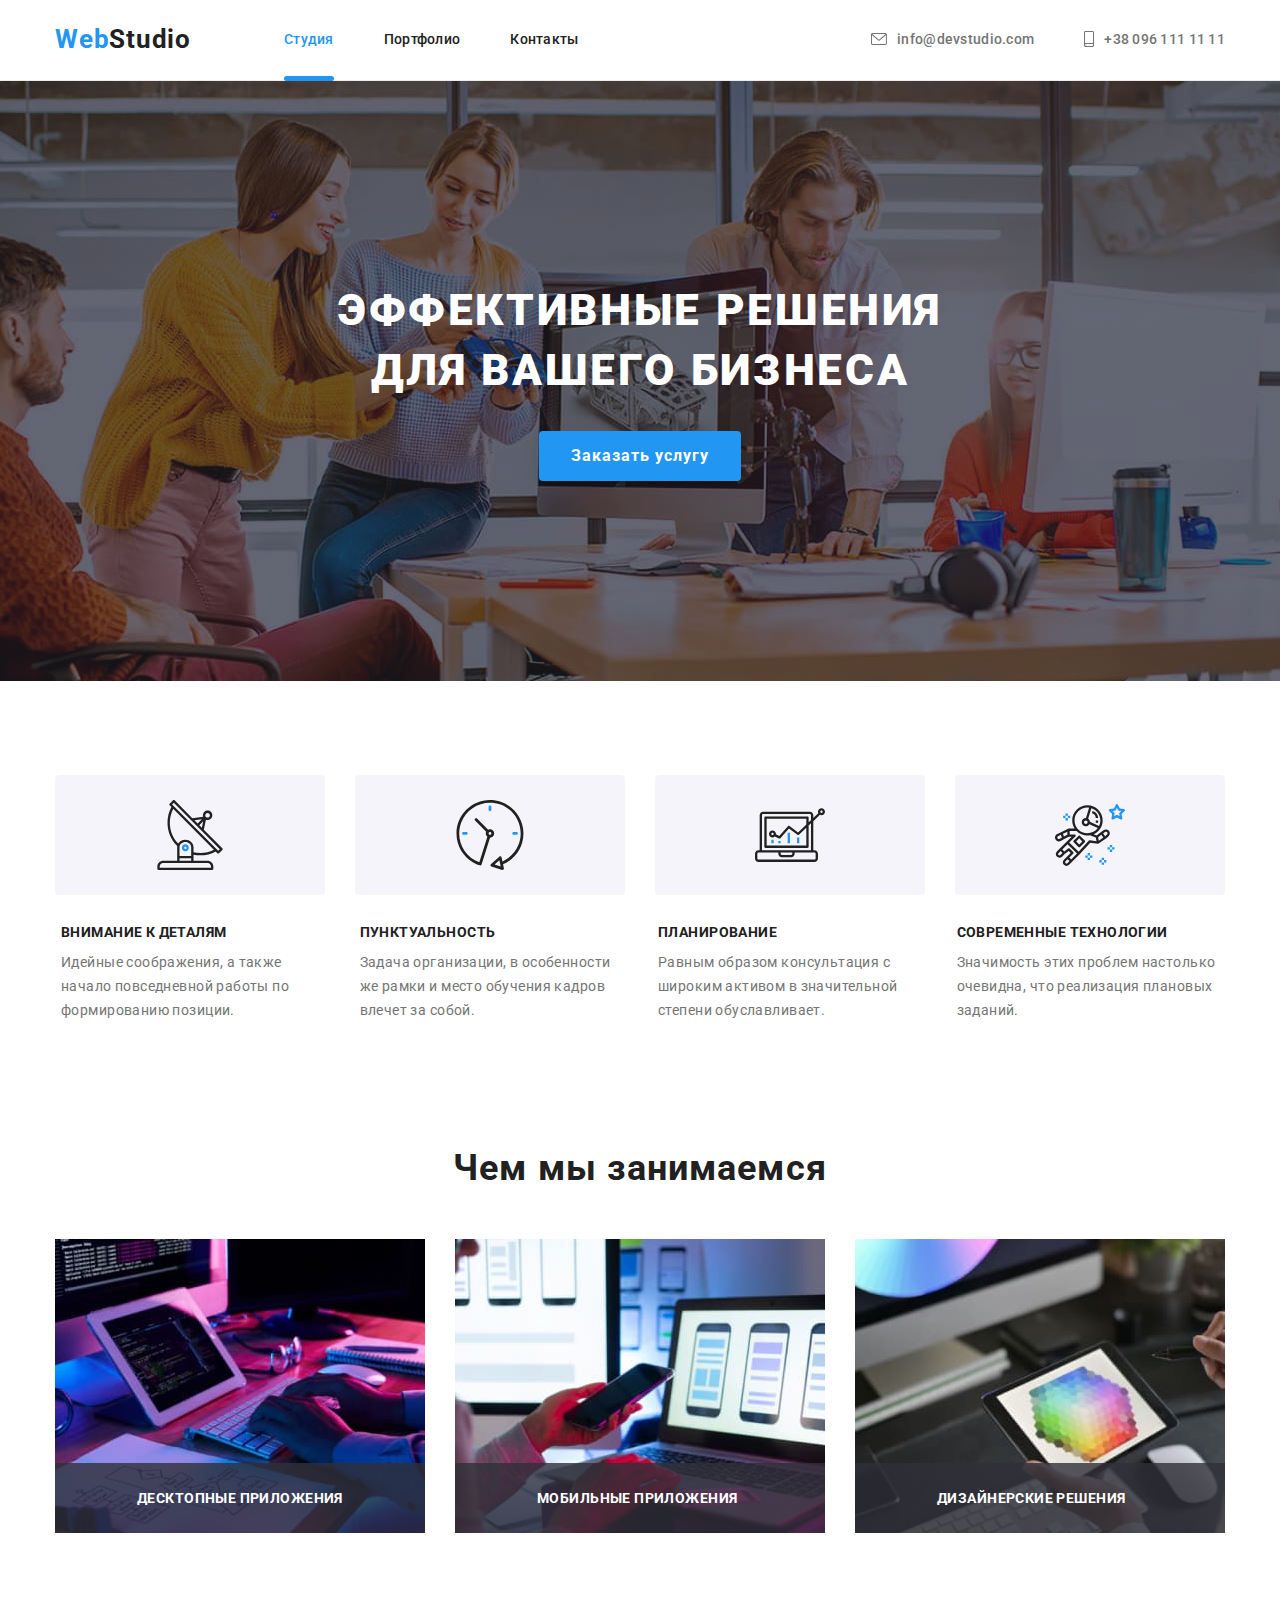
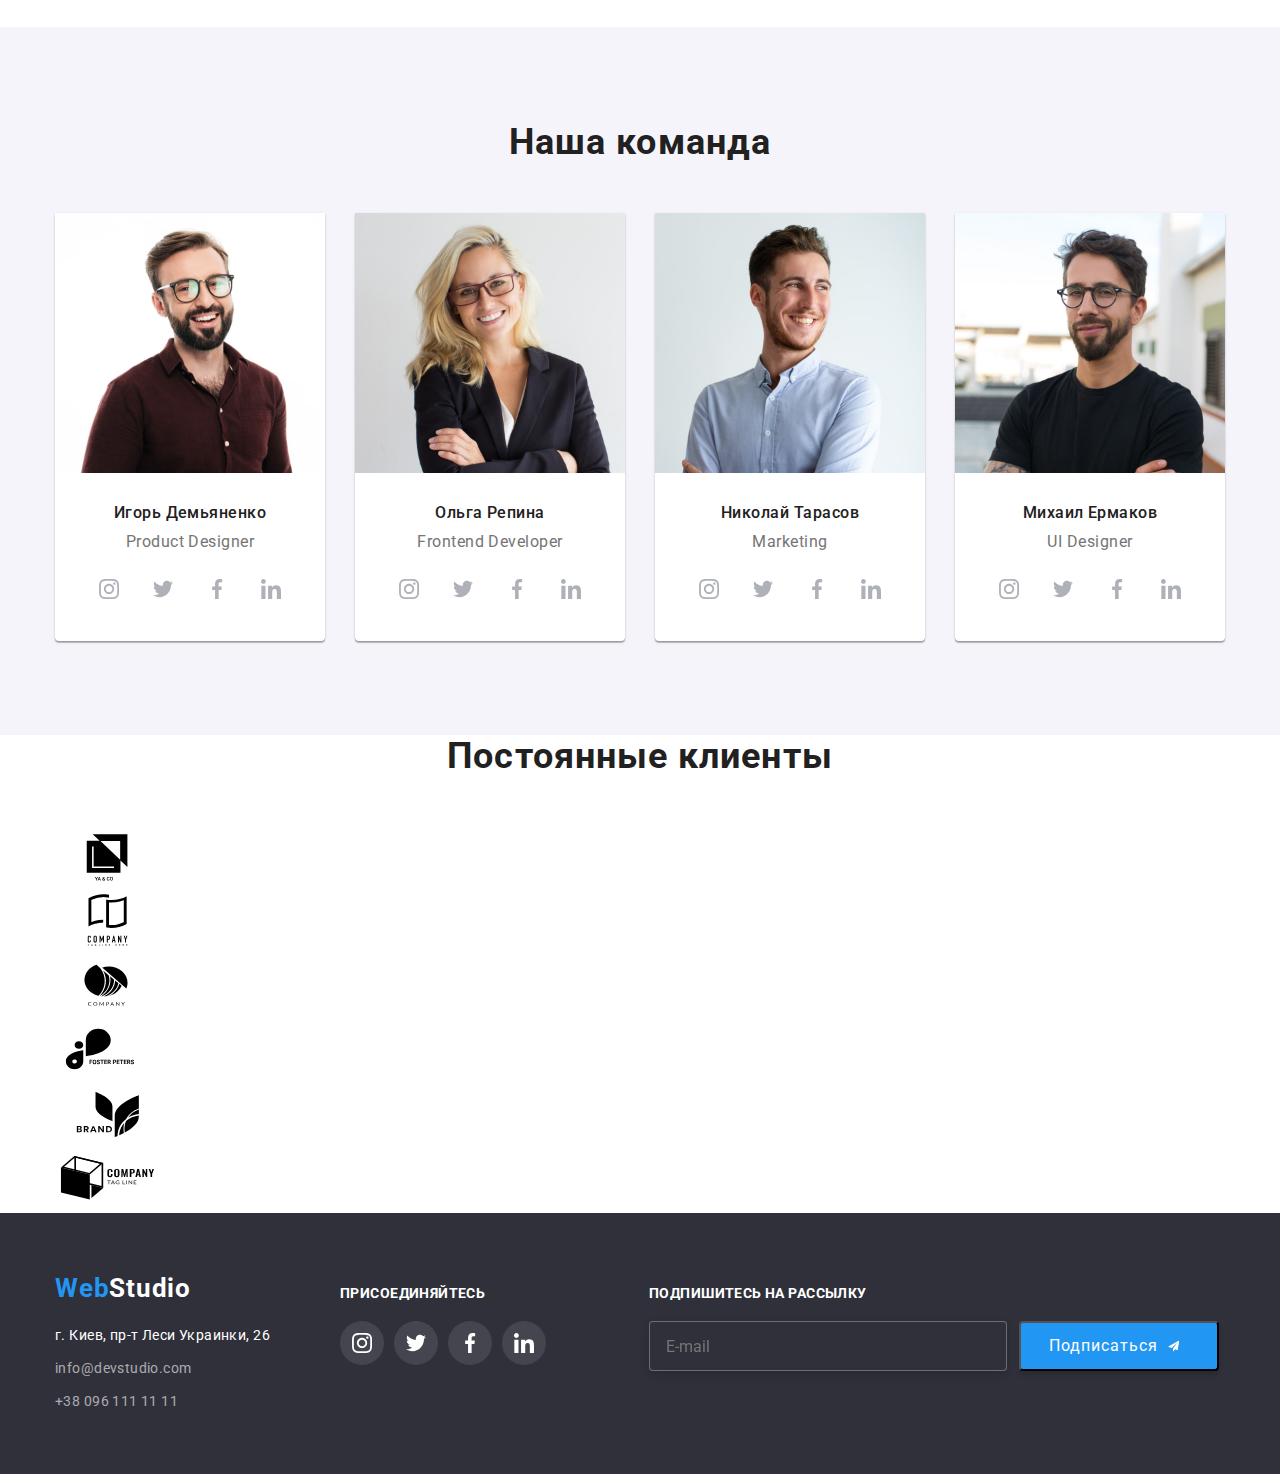
<file: index.html>
<!DOCTYPE html>
<html lang="ru">
<head>
    <meta charset="UTF-8">
    <meta http-equiv="X-UA-Compatible" content="IE=edge">
    <meta name="viewport" content="width=device-width, initial-scale=1.0">
    <title>Эффективные решения для вашего бизнеса</title>
    <link rel="preconnect" href="https://fonts.googleapis.com">
    <link rel="preconnect" href="https://fonts.gstatic.com" crossorigin>
    <link href="https://fonts.googleapis.com/css2?family=Raleway:wght@700&family=Roboto:wght@400;500;700;900&display=swap" rel="stylesheet">
    <link 
        rel="stylesheet" 
        href="https://cdnjs.cloudflare.com/ajax/libs/modern-normalize/1.1.0/modern-normalize.min.css" 
        integrity="sha512-wpPYUAdjBVSE4KJnH1VR1HeZfpl1ub8YT/NKx4PuQ5NmX2tKuGu6U/JRp5y+Y8XG2tV+wKQpNHVUX03MfMFn9Q==" 
        crossorigin="anonymous" 
        referrerpolicy="no-referrer" 
    />
    <link rel="stylesheet" href="https://cdnjs.cloudflare.com/ajax/libs/modern-normalize/1.1.0/modern-normalize.min.css">
    <link rel="stylesheet" href="./css/main.min.css" />
</head>
<body>
    <header class="header">
        <div class="container header-container">
        <a class="header-logo link" href="./index.html"><span class="header-logo-web">Web</span>Studio</a>
        <nav class="header-nav">
            <ul class="list header-list">
                <li class="header-item"><a class="link header-link current" href="./index.html"
                    rel="noopener noreferrer">Студия</a></li>
                <li class="header-item"><a class="link header-link" href="./portfolio.html"
                    rel="noopener noreferrer">Портфолио</a></li>
                <li class="header-item"><a class="link header-link" href="">Контакты</a></li>            
             </ul>
        </nav>
               
            <ul class="list header-tel-item">
                <li class="header-mail-img">
                                <a class="link header-tel" href="mailto:info@devstudio.com">
                   <svg class="header-mail" width="16" height="12">
                       <use href="./images/icons.svg#icon-envelope">
                        </use>
                   </svg>
                    info@devstudio.com
                                </a>
                
                </li>
                    
                <li class="header-mail-img">
                                <a class="link header-tel" href="tel:+380961111111">
                    <svg class="header-mail" width="10" height="16">
                        <use href="./images/icons.svg#icon-smartphone">
                        </use>
                    </svg>                       
                    +38 096 111 11 11
                                </a>
                </li>
            </ul>
        </div>      
    </header>
    <main>
        <section class="hero">
            <div class="container hero-container">
            <h1 class="hero-title">Эффективные решения для вашего бизнеса</h1>
            <button type="button" class="hero-btn" data-modal-open>Заказать услугу</button> 
            </div>
        </section>
        <section class="about">
            <div class="container about-container">
            <h2 class="visually-hidden">Преимущества</h2>
            <ul class="about-item-photo-img" style="list-style:none;">
                <li class="about-item-title-img">
                    <a href="" class="about-item-link">
                        <svg class="about-item-icon" width="70" height="70">
                            <use href="./images/icons.svg#icon-antenna">
                            </use>
                        </svg>
                    </a>
                </li>
                <li class="about-item-title-img">
                    <a href="" class="about-item-link">
                        <svg class="about-item-icon" width="70" height="70">
                            <use href="./images/icons.svg#icon-clock">
                            </use>
                        </svg>
                    </a>
                </li>
                <li class="about-item-title-img">
                    <a href="" class="about-item-link">
                        <svg class="about-item-icon" width="70" height="70">
                            <use href="./images/icons.svg#icon-diagram">
                            </use>
                        </svg>
                    </a>
                </li>
                <li class="about-item-title-img">
                    <a href="" class="about-item-link">
                        <svg class="about-item-icon" width="70" height="70">
                            <use href="./images/icons.svg#icon-astronaut">
                            </use>
                        </svg>
                    </a>
                </li>
            </ul>
            
            <ul class="list about-list">
                <li class="about-item">               
                    <h3 class="about-item-title">Внимание к деталям</h3>
                    <p class="about-item-text">Идейные соображения, а также начало повседневной работы по формированию позиции.</p>
                </li>
                 <li class="about-item">
                     <h3 class="about-item-title">Пунктуальность</h3>
                     <p class="about-item-text">Задача организации, в особенности же рамки и место обучения кадров влечет за собой.</p>
                 </li>
                 <li class="about-item">
                    <h3 class="about-item-title">Планирование</h3>
                    <p class="about-item-text">Равным образом консультация с широким активом в значительной степени обуславливает.</p>
                 </li>
                 <li class="about-item">
                     <h3 class="about-item-title">Современные технологии</h3>
                     <p class="about-item-text">Значимость этих проблем настолько очевидна, что реализация плановых заданий.</p>
                 </li>
            </ul>
            </div>
        </section>
        <section class="images">
            <div class="container">
            <h2 class="after-title">Чем мы занимаемся</h2>
            <ul class="list about-img">
                <li class="about-list-img">
                    <img 
                    src="./images/about-img-1.jpg" 
                    alt="печатает на планшете"
                    width="370"
                    height="294"
                    />
                    <p class="about-list-img-text">Десктопные приложения</p>
                    
                </li>
                <li class="about-list-img">
                    <img 
                    src="./images/about-img-2.jpg" 
                    alt="печатает на ноутбуке"
                    width="370"
                    height="294"
                    /> 
                    <p class="about-list-img-text">Мобильные приложения</p> 
                </li>
                <li class="about-list-img">
                    <img 
                    src="./images/about-img-3.jpg" 
                    alt="рисует на планшете"
                    width="370"
                    height="294"
                    />    
                    <p class="about-list-img-text">Дизайнерские решения</p>
                </li>
            </ul>
            </div>
        </section>
        <section class="team">
            <div class="container">
            <h2 class="after-title">Наша команда</h2>
            <ul class="about-team" style="list-style:none;">
                <li class="about-item-img">
                    <img src="./images/team-img-1.jpg" alt="Игорь Демьяненко"
                    width="270"
                    height="260">
                    <div class="about-item-content">
                    <h3 class="about-item-name">Игорь Демьяненко</h3>
                    <p class="about-item-profession" lang="en">Product Designer</p>
                    <ul class="about-team-social-list list">
                        <li class="about-team-social-item">
                            <a href="" class="about-team-social-link">
                                <svg class="about-team-social-icon" width="20" height="20">
                                    <use href="./images/icons.svg#icon-instagram"></use>
                                </svg>
                            </a>
                        </li>
                        <li class="about-team-social-item">
                            <a href="" class="about-team-social-link">
                                <svg class="about-team-social-icon" width="20" height="20">
                                    <use href="./images/icons.svg#icon-twitter"></use>
                                </svg>
                            </a>
                        </li>
                        <li class="about-team-social-item">
                            <a href="" class="about-team-social-link">
                                <svg class="about-team-social-icon" width="20" height="20">
                                    <use href="./images/icons.svg#icon-facebook"></use>
                                </svg>
                            </a>
                        </li>
                        <li class="about-team-social-item">
                            <a href="" class="about-team-social-link">
                                <svg class="about-team-social-icon" width="20" height="20">
                                    <use href="./images/icons.svg#icon-linkedin"></use>
                                </svg>
                            </a>
                        </li>
                    </ul>
                    </div>
                </li>
                <li class="about-item-img">
                    <img src="./images/team-img-2.jpg" alt="Ольга Репина"
                    width="270"
                    height="260">
                    <div class="about-item-content">
                    <h3 class="about-item-name">Ольга Репина</h3>
                    <p class="about-item-profession" lang="en">Frontend Developer</p>
                    <ul class="about-team-social-list list">
                        <li class="about-team-social-item">
                            <a href="" class="about-team-social-link">
                                <svg class="about-team-social-icon" width="20" height="20">
                                    <use href="./images/icons.svg#icon-instagram"></use>
                                </svg>
                            </a>
                        </li>
                        <li class="about-team-social-item">
                            <a href="" class="about-team-social-link">
                                <svg class="about-team-social-icon" width="20" height="20">
                                    <use href="./images/icons.svg#icon-twitter"></use>
                                </svg>
                            </a>
                        </li>
                        <li class="about-team-social-item">
                            <a href="" class="about-team-social-link">
                                <svg class="about-team-social-icon" width="20" height="20">
                                    <use href="./images/icons.svg#icon-facebook"></use>
                                </svg>
                            </a>
                        </li>
                        <li class="about-team-social-item">
                            <a href="" class="about-team-social-link">
                                <svg class="about-team-social-icon" width="20" height="20">
                                    <use href="./images/icons.svg#icon-linkedin"></use>
                                </svg>
                            </a>
                        </li>
                    </ul>
                </div>
                </li>
                <li class="about-item-img">
                    <img src="./images/team-img-3.jpg" alt="Николай Тарасов"
                    width="270"
                    height="260">
                    <div class="about-item-content">
                    <h3 class="about-item-name">Николай Тарасов</h3>
                    <p class="about-item-profession" lang="en">Marketing</p>
                    <ul class="about-team-social-list list">
                        <li class="about-team-social-item">
                            <a href="" class="about-team-social-link">
                                <svg class="about-team-social-icon" width="20" height="20">
                                    <use href="./images/icons.svg#icon-instagram"></use>
                                </svg>
                            </a>
                        </li>
                        <li class="about-team-social-item">
                            <a href="" class="about-team-social-link">
                                <svg class="about-team-social-icon" width="20" height="20">
                                    <use href="./images/icons.svg#icon-twitter"></use>
                                </svg>
                            </a>
                        </li>
                        <li class="about-team-social-item">
                            <a href="" class="about-team-social-link">
                                <svg class="about-team-social-icon" width="20" height="20">
                                    <use href="./images/icons.svg#icon-facebook"></use>
                                </svg>
                            </a>
                        </li>
                        <li class="about-team-social-item">
                            <a href="" class="about-team-social-link">
                                <svg class="about-team-social-icon" width="20" height="20">
                                    <use href="./images/icons.svg#icon-linkedin"></use>
                                </svg>
                            </a>
                        </li>
                    </ul>
                </div>
                </li>
                <li class="about-item-img">
                    <img src="./images/team-img-4.jpg" alt="Михаил Ермаков"
                    width="270"
                    height="260">
                    <div class="about-item-content">
                    <h3 class="about-item-name">Михаил Ермаков</h3>
                    <p class="about-item-profession" lang="en">UI Designer</p>
                    <ul class="about-team-social-list list">
                        <li class="about-team-social-item">
                            <a href="" class="about-team-social-link">
                                <svg class="about-team-social-icon" width="20" height="20">
                                    <use href="./images/icons.svg#icon-instagram"></use>
                                </svg>
                            </a>
                        </li>
                        <li class="about-team-social-item">
                            <a href="" class="about-team-social-link">
                                <svg class="about-team-social-icon" width="20" height="20">
                                    <use href="./images/icons.svg#icon-twitter"></use>
                                </svg>
                            </a>
                        </li>
                        <li class="about-team-social-item">
                            <a href="" class="about-team-social-link">
                                <svg class="about-team-social-icon" width="20" height="20">
                                    <use href="./images/icons.svg#icon-facebook"></use>
                                </svg>
                            </a>
                        </li>
                        <li class="about-team-social-item">
                            <a href="" class="about-team-social-link">
                                <svg class="about-team-social-icon" width="20" height="20">
                                    <use href="./images/icons.svg#icon-linkedin"></use>
                                </svg>
                            </a>
                        </li>
                    </ul>
                </div>
                </li>
            </ul>
        </div>
        </section>
    <section class="clients">
        <div class="container">
            <h2 class="after-title">Постоянные клиенты</h2>
            <ul class="about-clients" style="list-style:none;">
                <li class="about-clients-img">
                    <a href="" class="about-clients-link">
                    <svg class="about-clients-icon" width="106" height="60">
                        <use href="./images/icons.svg#icon-Logo1">
                        </use>
                    </svg>
                    </a>
                </li>
                <li class="about-clients-img">
                    <a href="" class="about-clients-link">
                    <svg class="about-clients-icon" width="106" height="60">
                        <use href="./images/icons.svg#icon-Logo2">
                        </use>
                    </svg>
                    </a>
                </li>
                <li class="about-clients-img">
                    <a href="" class="about-clients-link">
                    <svg class="about-clients-icon" width="106" height="60">
                        <use href="./images/icons.svg#icon-Logo3">
                        </use>
                    </svg>
                    </a>
                </li>
                <li class="about-clients-img">
                    <a href="" class="about-clients-link">
                    <svg class="about-clients-icon" width="106" height="60">
                        <use href="./images/icons.svg#icon-Logo4">
                        </use>
                    </svg>
                    </a>
                </li>
                <li class="about-clients-img">
                    <a href="" class="about-clients-link">
                    <svg class="about-clients-icon" width="106" height="60">
                        <use href="./images/icons.svg#icon-Logo5">
                        </use>
                    </svg>
                    </a>
                </li>
                <li class="about-clients-img">
                    <a href="" class="about-clients-link">
                    <svg class="about-clients-icon" width="106" height="60">
                        <use href="./images/icons.svg#icon-Logo6">
                        </use>
                    </svg>
                    </a>
                </li>
            </ul>
        </div>
    </section>    
    </main>
    <footer class="footer">
        <div class="container footer-all">
        <div class="footer-one">
        <a class="footer-name" href="./index.html"><span class="footer-name-web">Web</span>Studio</a>
            <address>                 
                <ul class="list2" style="list-style:none;">
                    <li>
                        <a class="link footer-link-adress" href="https://goo.gl/maps/Z5e63TXr589WFTZRA" 
                        target="_blank"
                        rel="noopener noreferrer"
                        >г. Киев, пр-т Леси Украинки, 26</a>
                    </li>        
                    <li>
                        <a class="link footer-link" href="mailto:info@devstudio.com">info@devstudio.com</a>
                    </li>
                    <li>
                        <a class="link footer-link" href="tel:+380961111111">+38 096 111 11 11</a>
                    </li>
                 </ul>
            </address>
        </div>
        <div class="footer-two">
            <h3 class="footer-name-2">
                Присоединяйтесь
            </h3>
            <ul class="footer-name-2-list" style="list-style:none;">
                <li class="footer-social-item">
                    <a href="" class="footer-social-link">
                        <svg class="footer-social-icon" width="20" height="20">
                            <use href="./images/icons.svg#icon-instagram"></use>
                        </svg>
                    </a>
                </li>
                <li class="footer-social-item">
                    <a href="" class="footer-social-link">
                        <svg class="footer-social-icon" width="20" height="20">
                            <use href="./images/icons.svg#icon-twitter"></use>
                        </svg>
                    </a>
                </li>
                <li class="footer-social-item">
                    <a href="" class="footer-social-link">
                        <svg class="footer-social-icon" width="20" height="20">
                            <use href="./images/icons.svg#icon-facebook"></use>
                        </svg>
                    </a>
                </li>
                <li class="footer-social-item">
                    <a href="" class="footer-social-link">
                        <svg class="footer-social-icon" width="20" height="20">
                            <use href="./images/icons.svg#icon-linkedin"></use>
                        </svg>
                    </a>
                </li>
            </ul>
        </div>
        <div class="footer-three">
            <form action="">
            <h3 class="footer-name-3">
                Подпишитесь на рассылку
            </h3>
            <label class="footer-three-email" for="footer-email"></label>
                    <input type="email" 
                        class="footer-input" 
                        name="footer-email"
                        required 
                        id="footer-email"
                        placeholder="E-mail"
                    />
                
        </div>
        <div>
        <button type="submit" class="footer-button">Подписаться
            <svg class="footer-button-icon" width="24" height="24">
                <use href="./images/icons.svg#icon-icon-send"></use>
            </svg>
        </button>
    </form>
    </div>
        </div>
    </footer>
    <div class="backdrop is-hidden" data-modal>
        <div class="modal">
            <p class="modal-title">Оставьте свои данные, мы вам перезвоним</p>
                <form action="#">
                   <div class="form-firld">
                    <label class="input-text" for="user-name">Имя</label>
                <div class="input-wrap">
                    <input type="text" 
                        class="form-input" 
                        name="user-name"
                        required
                        minlength="2" 
                        id="user-name"
                    />
                    <svg class="input-icon" width="18" height="18">
                        <use href="./images/icons.svg#icon-person-black"></use>
                    </svg>
                </div>
            </div>     
                <div class="form-firld">
                    <label class="input-text" for="user-tel">Телефон</label>
                    <div class="input-wrap">
                    <input type="tel" 
                        class="form-input" 
                        name="user-tel"
                        required 
                        id="user-tel"
                    />
                    <svg class="input-icon" width="18" height="18">
                        <use href="./images/icons.svg#icon-phone-black"></use>
                    </svg>
                </div>
            </div>
                <div class="form-firld">
                    <label class="input-text" for="user-email">Почта</label>
                    <div class="input-wrap">
                    <input type="email" 
                        class="form-input" 
                        name="user-email"
                        required 
                        id="user-email"
                    />
                    <svg class="input-icon" width="18" height="18">
                        <use href="./images/icons.svg#icon-email-black"></use>
                    </svg>
                </div>
            </div>
                <div class="form-firld">
                    <label class="input-text" for="user-text">Комментарий</label>
                    <textarea 
                        placeholder="Введите текст"
                        name="user-text" 
                        id="user-text"
                        class="form-text"
                    ></textarea>
                </div>
                <div class="form-firld">
                    <input type="checkbox" name="policy" id="policy" class="policy-check visually-hidden"/>
                    <label for="policy" class="check-text">Соглашаюсь с рассылкой и принимаю &nbsp;<span class="check-text-policy">Условия договора</span>
                    </label>
                </div>
                
                    <button type="submit" class="checkbox-button">Отправить</button>
                    
                </form>
            <button type="button" class="modal-close" data-modal-close>
                
                    <svg class="modal-close-icon" width="11" height="11">
                        <use href="./images/icons.svg#icon-VectorX">
                        </use>
                    </svg>
                    
            </button>
        </div>
    </div>
    <script src="./js/modal.js">
            
    </script>
</body>
</html>
</file>
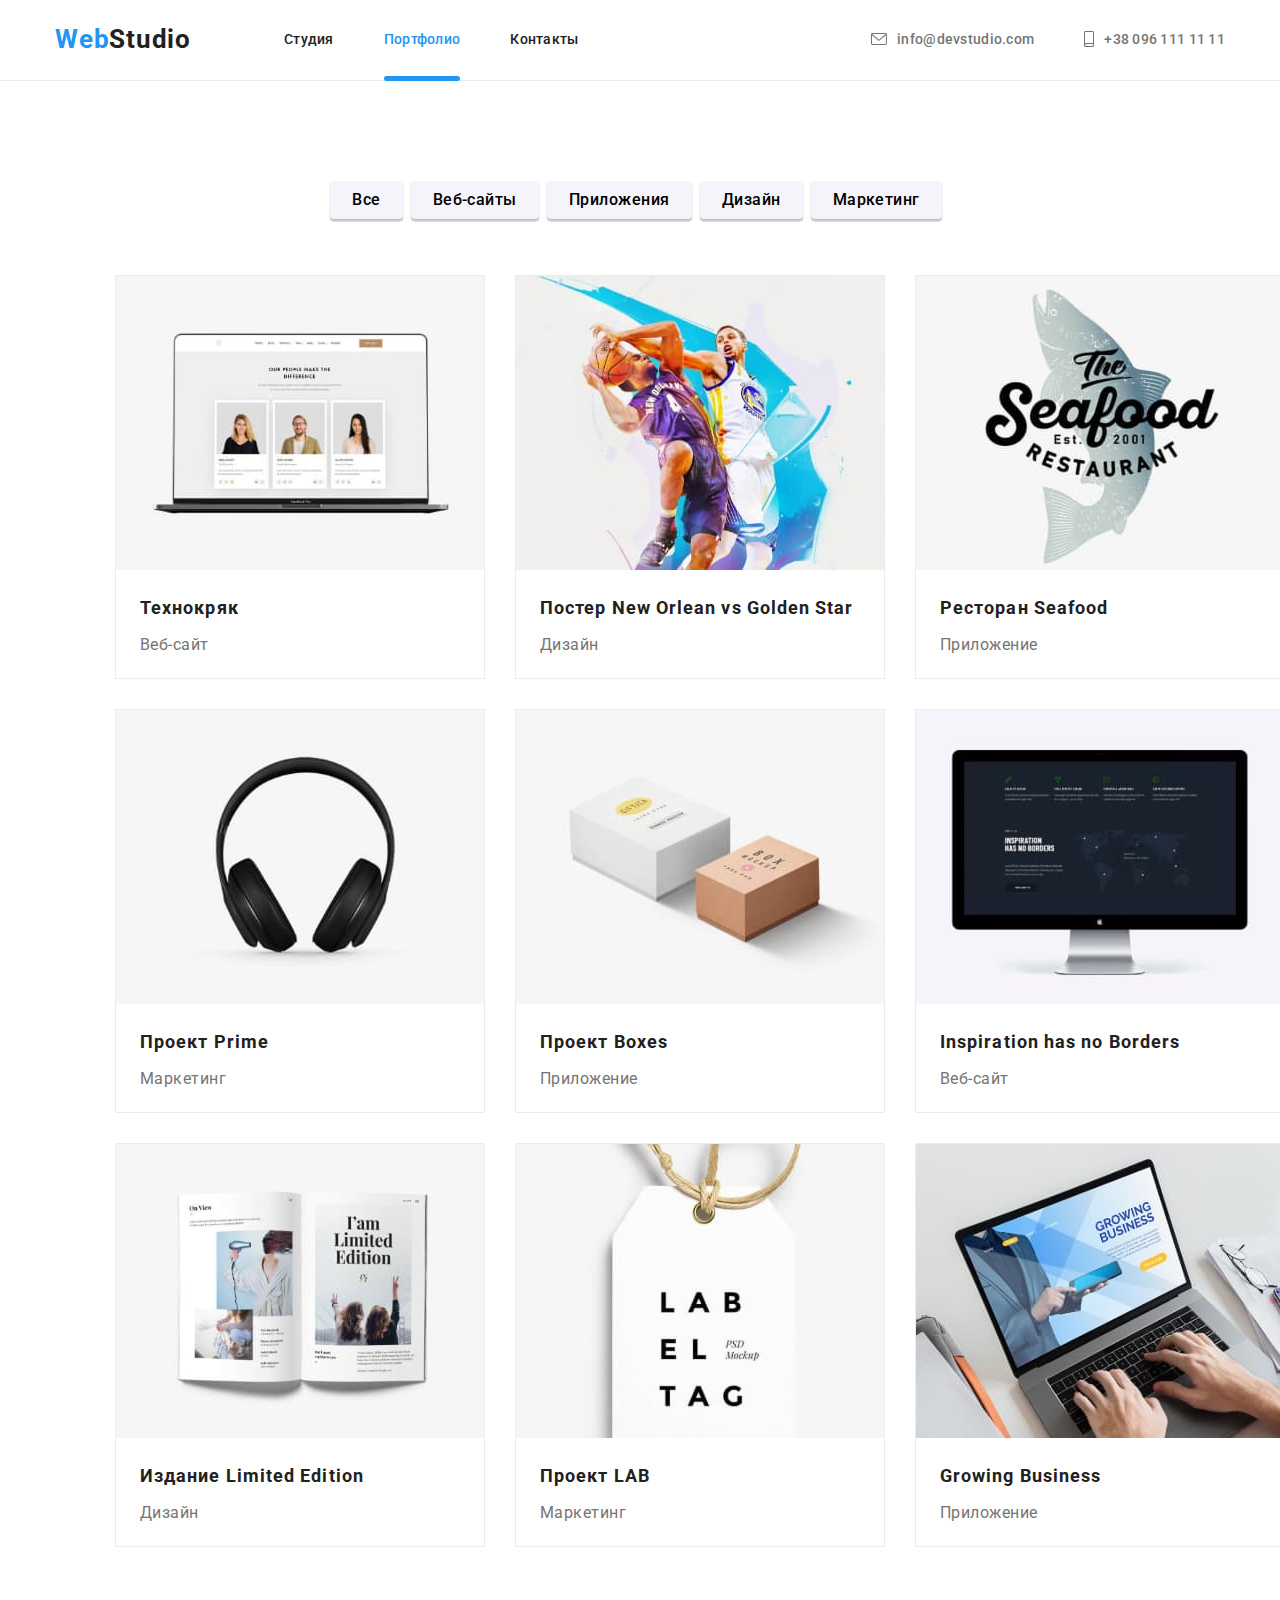
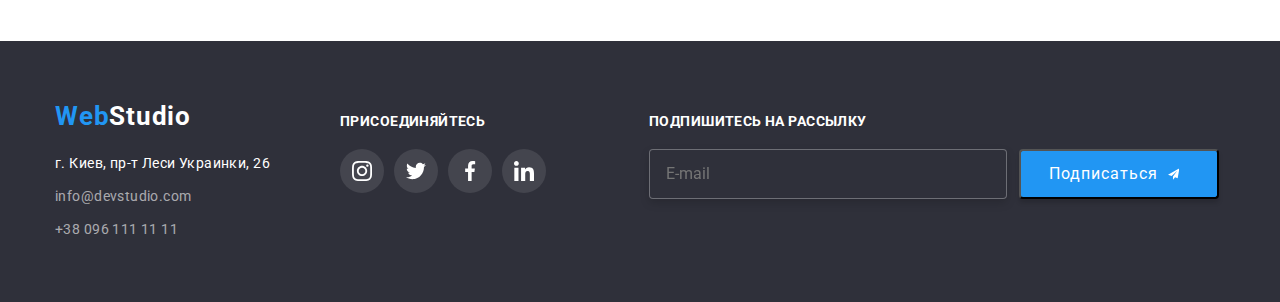
<file: portfolio.html>
<!DOCTYPE html>
<html lang="ru">
<head>
    <meta charset="UTF-8">
    <meta http-equiv="X-UA-Compatible" content="IE=edge">
    <meta name="viewport" content="width=device-width, initial-scale=1.0">
    <title>Эффективные решения для вашего бизнеса</title>
    <link rel="preconnect" href="https://fonts.googleapis.com">
    <link rel="preconnect" href="https://fonts.gstatic.com" crossorigin>
    <link href="https://fonts.googleapis.com/css2?family=Raleway:wght@700&family=Roboto:wght@400;500;700;900&display=swap" rel="stylesheet">
    <link rel="stylesheet" href="https://cdnjs.cloudflare.com/ajax/libs/modern-normalize/1.1.0/modern-normalize.min.css">
    <link rel="stylesheet" href="./css/main.min.css" />
    
</head>
<body>
    <header class="header">
        <div class="container header-container">
        <a class="header-logo link" href="./index.html"><span class="header-logo-web">Web</span>Studio</a>
        <nav class="header-nav">
            <ul class="list header-list">
                <li class="header-item"><a class="link header-link" href="./index.html"
                    rel="noopener noreferrer">Студия</a></li>
                <li class="header-item"><a class="link header-link current" href="./portfolio.html"
                    rel="noopener noreferrer">Портфолио</a></li>
                <li class="header-item"><a class="link header-link" href="">Контакты</a></li>            
             </ul>
        </nav>         
                        
            <ul class="list header-tel-item">
                <li class="header-mail-img">
                    <a class="link header-tel" href="mailto:info@devstudio.com">
                        <svg class="header-mail" width="16" height="12">
                            <use href="./images/icons.svg#icon-envelope">
                             </use>
                        </svg>                        
                        info@devstudio.com
                    </a>
                </li>
                <li class="header-mail-img">
                    <a class="link header-tel" href="tel:+380961111111">
                        
                        <svg class="header-mail" width="10" height="16">
                            <use href="./images/icons.svg#icon-smartphone">
                            </use>
                        </svg>
                        +38 096 111 11 11
                    </a>
                </li>
            </ul>
        
        </div>    
    </header>
<main>
    <section class="hero-portfolio">
        <div class="container">
        <ul class="list-btn" style="list-style:none;">
            <li>
                <button type="button" class="hero-list-btn">
                Все
                </button> 
            </li>
            <li>
                <button type="button" class="hero-list-btn">
                Веб-сайты
                </button> 
            </li>
            <li>
                <button type="button" class="hero-list-btn">
                Приложения
                </button> 
            </li>
            <li>
                <button type="button" class="hero-list-btn">
                Дизайн
                </button> 
            </li>
            <li>
                <button type="button" class="hero-list-btn">
                Маркетинг
                </button> 
            </li>
        </ul>
        </div>
    </section>
    <section class="portfolio">
        <div class="container">
        <ul class="portfolio-list" style="list-style:none;">
            <li class="portfolio-list-item">
                <div class="portfolio-list-item-wrap">
                <img src="./images/web-img-1.jpg" alt="Веб-сайт1"
                width="370"
                height="294">
                <p class="web-img-text">Технокряк это современная площадка распространения коронавируса. Компании используют эту платформу для цифрового шпионажа и атак на защищённые сервера конкурентов.
                </p>
                </div>
                <h3 class="portfolio-title">Технокряк</h3>
                <p class="portfolio-text">Веб-сайт</p>
            </li>
            <li class="portfolio-list-item">
                <div class="portfolio-list-item-wrap">
                <img src="./images/design-img-1.jpg" alt="Дизайн1"
                width="370"
                height="294">
                <p class="web-img-text">Технокряк это современная площадка распространения коронавируса. Компании используют эту платформу для цифрового шпионажа и атак на защищённые сервера конкурентов.
                </p>
                </div>
                <h3 class="portfolio-title">Постер New Orlean vs Golden Star</h3>
                <p class="portfolio-text">Дизайн</p>
            </li>
            <li class="portfolio-list-item">
                <div class="portfolio-list-item-wrap">
                <img src="./images/app-img-1.jpg" alt="Приложение1"
                width="370"
                height="294">
                <p class="web-img-text">Технокряк это современная площадка распространения коронавируса. Компании используют эту платформу для цифрового шпионажа и атак на защищённые сервера конкурентов.
                </p>
                </div>
                <h3 class="portfolio-title">Ресторан Seafood</h3>
                <p class="portfolio-text">Приложение</p>
            </li>
            <li class="portfolio-list-item">
                <div class="portfolio-list-item-wrap">
                <img src="./images/marketing-img-1.jpg" alt="Маркетинг1"
                width="370"
                height="294">
                <p class="web-img-text">Технокряк это современная площадка распространения коронавируса. Компании используют эту платформу для цифрового шпионажа и атак на защищённые сервера конкурентов.
                </p>
                </div>
                <h3 class="portfolio-title">Проект Prime</h3>
                <p class="portfolio-text">Маркетинг</p>
            </li>
            <li class="portfolio-list-item">
                <div class="portfolio-list-item-wrap">
                <img src="./images/app-img-2.jpg" alt="Приложение2"
                width="370"
                height="294">
                <p class="web-img-text">Технокряк это современная площадка распространения коронавируса. Компании используют эту платформу для цифрового шпионажа и атак на защищённые сервера конкурентов.
                </p>
                </div>
                <h3 class="portfolio-title">Проект Boxes</h3>
                <p class="portfolio-text">Приложение</p>
            </li>
            <li class="portfolio-list-item">
                <div class="portfolio-list-item-wrap">
                <img src="./images/web-img-2.jpg" alt="Веб-сайт2"
                width="370"
                height="294">
                <p class="web-img-text">Технокряк это современная площадка распространения коронавируса. Компании используют эту платформу для цифрового шпионажа и атак на защищённые сервера конкурентов.
                </p>
                </div>
                <h3 class="portfolio-title" lang="en">Inspiration has no Borders</h3>
                <p class="portfolio-text">Веб-сайт</p>
            </li>
            <li class="portfolio-list-item">
                <div class="portfolio-list-item-wrap">
                <img src="./images/design-img-2.jpg" alt="Дизайн2"
                width="370"
                height="294">
                <p class="web-img-text">Технокряк это современная площадка распространения коронавируса. Компании используют эту платформу для цифрового шпионажа и атак на защищённые сервера конкурентов.
                </p>
                </div>
                <h3 class="portfolio-title">Издание Limited Edition</h3>
                <p class="portfolio-text">Дизайн</p>
            </li>
            <li class="portfolio-list-item">
                <div class="portfolio-list-item-wrap">
                <img src="./images/marketing-img-2.jpg" alt="Маркетинг2"
                width="370"
                height="294">
                <p class="web-img-text">Технокряк это современная площадка распространения коронавируса. Компании используют эту платформу для цифрового шпионажа и атак на защищённые сервера конкурентов.
                </p>
                </div>
                <h3 class="portfolio-title">Проект LAB</h3>
                <p class="portfolio-text">Маркетинг</p>
            </li>
            <li class="portfolio-list-item">
                <div class="portfolio-list-item-wrap">
                <img src="./images/app-img-3.jpg" alt="Приложение3"
                width="370"
                height="294">
                <p class="web-img-text">Технокряк это современная площадка распространения коронавируса. Компании используют эту платформу для цифрового шпионажа и атак на защищённые сервера конкурентов.
                </p>
                </div>
                <h3 class="portfolio-title" lang="en">Growing Business</h3>
                <p class="portfolio-text">Приложение</p>
            </li>
        </ul>
    
        </div>
    </section>
</main>
<footer class="footer">
    <div class="container footer-all">
    <div class="footer-one">
    <a class="footer-name" href="./index.html"><span class="footer-name-web">Web</span>Studio</a>
        <address>                 
            <ul class="list2" style="list-style:none;">
                <li>
                    <a class="link footer-link-adress" href="https://goo.gl/maps/Z5e63TXr589WFTZRA" 
                    target="_blank"
                    rel="noopener noreferrer"
                    >г. Киев, пр-т Леси Украинки, 26</a>
                </li>        
                <li>
                    <a class="link footer-link" href="mailto:info@devstudio.com">info@devstudio.com</a>
                </li>
                <li>
                    <a class="link footer-link" href="tel:+380961111111">+38 096 111 11 11</a>
                </li>
             </ul>
        </address>
    </div>
    <div class="footer-two">
        <h3 class="footer-name-2">
            Присоединяйтесь
        </h3>
        <ul class="footer-name-2-list" style="list-style:none;">
            <li class="footer-social-item">
                <a href="" class="footer-social-link">
                    <svg class="footer-social-icon" width="20" height="20">
                        <use href="./images/icons.svg#icon-instagram"></use>
                    </svg>
                </a>
            </li>
            <li class="footer-social-item">
                <a href="" class="footer-social-link">
                    <svg class="footer-social-icon" width="20" height="20">
                        <use href="./images/icons.svg#icon-twitter"></use>
                    </svg>
                </a>
            </li>
            <li class="footer-social-item">
                <a href="" class="footer-social-link">
                    <svg class="footer-social-icon" width="20" height="20">
                        <use href="./images/icons.svg#icon-facebook"></use>
                    </svg>
                </a>
            </li>
            <li class="footer-social-item">
                <a href="" class="footer-social-link">
                    <svg class="footer-social-icon" width="20" height="20">
                        <use href="./images/icons.svg#icon-linkedin"></use>
                    </svg>
                </a>
            </li>
        </ul>
    </div>
    <div class="footer-three">
        <form action="">
        <h3 class="footer-name-3">
            Подпишитесь на рассылку
        </h3>
        <label class="footer-three-email" for="footer-email"></label>
                <input type="email" 
                    class="footer-input" 
                    name="footer-email"
                    required 
                    id="footer-email"
                    placeholder="E-mail"
                />
    </div>
    <div>
    <button type="submit" class="footer-button">Подписаться
        <svg class="footer-button-icon" width="24" height="24">
            <use href="./images/icons.svg#icon-icon-send"></use>
        </svg>
    </button>
</form>
</div>
</div>
</footer>

</body>
</html>
</file>
<file: css/main.min.css>
:root{--header-color: #212121;--text-color: #757575;--btn-color: #FFFFFF;--accent-color:#2196F3;--first-title-color: #ffffff;--second-title-color: #212121}h1,h2,h3,h4,h5,h6,p{margin:0}ul{margin:0;padding:0}.li{display:inline-block}button{cursor:pointer}img{display:block}body{font-family:"Roboto", sans-serif;color:grey;margin:0}.list{list-style:none}.link{text-decoration:none}html{box-sizing:border-box}*,*::before,*::after{box-sizing:inherit}.input,.textarea{outline:none}.visually-hidden{position:absolute;white-space:nowrap;width:1px;height:1px;overflow:hidden;border:0;padding:0;clip:rect(0 0 0 0);clip-path:inset(50%);margin:-1px}.container{width:1200px;padding-left:15px;padding-right:15px;margin:0 auto}.backdrop{position:fixed;top:0;background-color:rgba(0,0,0,0.2);width:100vw;height:100vh;transition:opacity 500ms, visibility 500ms}.backdrop.is-hidden .modal{transform:scale(0.5)}.modal{width:528px;min-height:581px;background-color:#ffffff;border-radius:4px;position:absolute;top:50%;left:50%;transform:translate(-50%, -50%) scale(1);transition:transform 500ms;transition-property:background-color;padding:35px}.modal:hover{transition:transform 500ms}.modal-close{width:30px;height:30px;border-radius:50%;background-color:transparent;display:flex;align-items:center;justify-content:center;position:absolute;top:8px;right:8px;background:#FFFFFF;border:1px solid rgba(0,0,0,0.1);box-sizing:border-box;padding:0}.modal-close-icon{color:#000000;align-items:center;justify-content:center}.modal-close-icon:hover,.modal-close-icon:focus{fill:#2196F3}.is-hidden{opacity:0;pointer-events:none;visibility:hidden}.modal-title{font-style:normal;font-weight:bold;font-size:20px;line-height:23px;text-align:center;letter-spacing:0.03em;color:#212121;margin-bottom:12px}.input-text{font-size:12px;color:#757575;display:block;margin-bottom:4px}.form-input{width:100%;height:40px;border:1px solid rgba(33,33,33,0.2);border-radius:4px;padding-left:40px;cursor:pointer;transition:500ms}.form-input:focus,.form-input:hover{border-color:#2196F3}.form-input:focus+.input-icon,.form-input:hover+.input-icon{fill:#2196F3}.form-firld{margin-bottom:10px}.form-text{width:100%;height:120px;border:1px solid rgba(33,33,33,0.2);border-radius:4px;padding:12px 16px 12px 16px;resize:none;transition:500ms;cursor:pointer}.form-text:hover{border-color:#2196F3}.checkbox-button{position:absolute;width:200px;height:50px;background:#2196F3;box-shadow:0px 4px 4px rgba(0,0,0,0.15);border-radius:4px;margin-left:124px;margin-bottom:20px;margin-top:20px;font-weight:bold;font-size:16px;line-height:30px;align-items:center;letter-spacing:0.06em;color:#FFFFFF;justify-content:center;border:none}.input-wrap{position:relative}.input-wrap:hover,.input-wrap:focus{border-color:#2196F3}.input-icon{position:absolute;left:12px;top:50%;transform:translateY(-50%);transition:fill 500ms}.check-text{font-size:14px;color:#757575;line-height:24px;display:flex;margin-top:20px;align-items:center}.check-text::before{content:"";width:15px;height:15px;border:2px solid #000000;border-radius:2px;margin-right:7px}.policy-check:checked+.check-text::before{border:none;background-image:url(../images/icon\check.svg);background-repeat:no-repeat;background-position:center;background-size:cover}.check-text-policy{color:#2196F3;text-decoration:underline}.header{background-color:#FFFFFF;padding-top:24px;padding-bottom:25px;border-bottom:1px solid #ECECEC}.header-logo{margin-right:93px}.header-item{margin-right:50px}.header-item:last-child{margin-right:0}.header-container{display:flex;align-items:center;width:1200px;padding-left:15px;padding-right:15px}.list{display:flex;margin-left:auto;list-style:none;font-weight:500;justify-content:space-evenly;align-items:center}.header-logo{font-weight:bold;font-size:26px;line-height:1.19;letter-spacing:0.03em;color:var(--header-color)}.header-logo-web{font-weight:bold;font-size:26px;line-height:1.19;letter-spacing:0.03em;color:var(--accent-color)}.header-link{font-weight:500;font-size:14px;line-height:1.4;letter-spacing:0.02em;color:var(--header-color);display:block;transition:color cubic-bezier(0.4, 0, 0.2, 1) 250ms}.header-link:hover,.header-link:focus{color:#2196F3}.current{color:#2196F3;position:relative}.current::after{content:"";width:100%;height:5px;border-radius:3px;position:absolute;background-color:#2196F3;left:0;bottom:-32px}.header-tel{font-weight:500;font-size:14px;line-height:1.4;letter-spacing:0.02em;color:var(--text-color);display:flex;align-items:center;transition:color cubic-bezier(0.4, 0, 0.2, 1) 250ms}.header-tel:last-child{margin-left:50px}.header-tel:hover,.header-tel:focus{color:#2196F3}.header-tel:hover .header-mail,.header-tel:focus .header-mail{fill:#2196F3}.header-contacts{margin-left:auto;display:flex}.header-mail{align-items:center;margin-right:10px;fill:var(--text-color);transition:fill cubic-bezier(0.4, 0, 0.2, 1) 250ms}.hero{background-color:#2F303A;background-image:linear-gradient(rgba(47,48,58,0.4), rgba(47,48,58,0.4)),url(../images/hero-bg.jpg);background-repeat:no-repeat;background-position:center;background-size:cover;max-width:1600px;height:600px;margin:0 auto;padding:0;text-align:center;padding-top:200px}.hero-container{text-align:center}.list-btn{display:flex;border-radius:4px;padding:6px 22px;text-align:center;align-items:center;justify-content:center}.hero-portfolio{padding-top:94px;padding-bottom:50px;background-color:white}.hero-title{margin-top:0;margin-bottom:0;font-family:"Roboto", sans-serif;font-weight:900;font-size:44px;line-height:1.36;text-align:center;letter-spacing:0.06em;text-transform:uppercase;color:var(--first-title-color);max-width:696px;margin:auto}.hero-btn{font-family:inherit;font-weight:bold;font-size:16px;line-height:1.87;text-align:center;letter-spacing:0.06em;color:var(--btn-color);background:#2196F3;cursor:pointer;box-shadow:0px 4px 4px rgba(0,0,0,0.15);border:none;border-radius:4px;padding:10px 32px;margin-top:30px;margin-right:auto;margin-left:auto;margin-bottom:200px}.hero-list-btn{font-family:"Roboto", sans-serif;font-style:normal;font-weight:500;font-size:16px;line-height:1.62;text-align:center;letter-spacing:0.03em;cursor:pointer;background:#F5F4FA;border:none;box-shadow:0px 3px 1px rgba(0,0,0,0.1),0px 1px 2px rgba(0,0,0,0.08),0px 2px 2px rgba(0,0,0,0.12);border-radius:4px;padding:6px 22px;margin-right:8px;display:inline-block;transition:color cubic-bezier(0.4, 0, 0.2, 1) 250ms,background cubic-bezier(0.4, 0, 0.2, 1) 250ms}.hero-list-btn:hover,.hero-list-btn:focus{color:var(--btn-color);background:#2196F3}.about{background-color:white;padding-top:94px;padding-bottom:94px}.about-item:nth-child(1){margin-left:0}.about-list{display:flex}.about-item-title{font-family:"Roboto", sans-serif;font-weight:bold;font-size:14px;line-height:1.14;letter-spacing:0.03em;text-transform:uppercase;color:var(--second-title-color);margin-bottom:10px}.about-item-text{font-weight:normal;font-size:14px;line-height:1.71;letter-spacing:0.03em;color:var(--text-color)}.about-item-photo-img{display:flex;justify-content:center}.about-item-title-img+.about-item-title-img{margin-left:30px}.about-item-link{width:270px;height:120px;background-color:#F5F4FA;border-radius:4px;display:flex;justify-content:center;align-items:center;border:1px solid #F5F4FA;box-sizing:border-box;margin-bottom:30px}.images{padding-top:0px;padding-bottom:94px;background-color:white}.after-title{font-family:"Roboto", sans-serif;font-style:normal;font-weight:bold;font-size:36px;line-height:1.17;text-align:center;letter-spacing:0.03em;color:var(--second-title-color);margin-bottom:50px}.about-img{display:flex;flex-wrap:wrap;margin-left:-30px;margin-bottom:-30px}.about-list-img{flex-basis:calc(100% / 3 - 30px);margin-left:30px;margin-bottom:30px;position:relative}.about-list-img-text{position:absolute;background-color:rgba(47,48,58,0.8);color:#FFFFFF;font-weight:bold;font-size:14px;line-height:16px;text-align:center;text-transform:uppercase;letter-spacing:0.03em;width:370px;height:70px;padding:27px 82px 27px 82px;display:flex;transform:translateY(-100%)}.about-team{display:flex;flex-wrap:nowrap;margin-left:-30px;margin-bottom:-30px}.about-item{flex-basis:calc(100% / 4 - 30px);margin-left:30px;margin-bottom:30px}.about-item-name{padding-top:30px;padding-bottom:10px}.about-item-img{flex-basis:calc(100% / 4 - 30px);margin-left:30px;margin-bottom:30px;box-shadow:0px 1px 3px rgba(0,0,0,0.12),0px 1px 1px rgba(0,0,0,0.14),0px 2px 1px rgba(0,0,0,0.2);border-radius:0px 0px 4px 4px;background:#ffff}.team{padding-top:94px;padding-bottom:94px;background-color:#F5F4FA}.about-item-name{font-family:"Roboto", sans-serif;font-style:normal;font-weight:500;font-size:16px;line-height:1.19;text-align:center;letter-spacing:0.03em;color:var(--second-title-color)}.about-item-profession{font-family:"Roboto", sans-serif;font-style:normal;font-weight:normal;font-size:16px;line-height:1.19;text-align:center;letter-spacing:0.03em;color:var(--text-color);margin-bottom:16px}.about-item-content{margin-bottom:30px}.about-team-social-list{display:flex;justify-content:center}.about-team-social-item+.about-team-social-item{margin-left:10px}.about-team-social-link{width:44px;height:44px;background-color:#ffffff;display:flex;justify-content:center;align-items:center;border-radius:50%;transition:background-color cubic-bezier(0.4, 0, 0.2, 1) 250ms}.about-team-social-link:hover,.about-team-social-link:focus{background-color:#2196F3}.about-team-social-link:hover .about-team-social-icon,.about-team-social-link:focus .about-team-social-icon{fill:#FFFFFF}.about-team-social-icon{fill:#AFB1B8;transition:fill cubic-bezier(0.4, 0, 0.2, 1) 250ms}.portfolio{background-color:white;padding-bottom:94px;margin-right:100px;margin-left:100px}.portfolio-list{display:flex;flex-wrap:wrap;margin:-15px}.portfolio-list-item-wrap{position:relative;overflow:hidden}.web-img-text{position:absolute;top:0;left:0;background-color:rgba(33,150,243,0.9);color:#FFFFFF;font-weight:normal;line-height:35px;padding:63px 24px 63px 24px;height:100%;transform:translateY(100%);transition:transform 300ms linear}.portfolio-list-item{flex-basis:calc(100% / 3 - 30px);width:370px;height:404px;margin:15px;border:1px solid #ECECEC;cursor:pointer;transition:box-shadow cubic-bezier(0.4, 0, 0.2, 1) 250ms;position:relative}.portfolio-list-item:hover,.portfolio-list-item:focus{box-shadow:0px 1px 1px rgba(0,0,0,0.12),0px 4px 4px rgba(0,0,0,0.06),1px 4px 6px rgba(0,0,0,0.16)}.portfolio-list-item:hover .web-img-text{transform:translateY(0)}.portfolio-title{font-weight:bold;font-size:18px;line-height:2;letter-spacing:0.06em;color:var(--second-title-color);padding:20px 24px 2px 24px}.portfolio-text{font-weight:normal;font-size:16px;line-height:1.87;letter-spacing:0.03em;color:var(--text-color);padding:2px 24px 20px 24px}.footer{background-color:#2F303A;padding-top:60px;padding-bottom:60px}.footer-name{font-weight:bold;font-size:26px;line-height:1.19;letter-spacing:0.03em;color:var(--btn-color);text-decoration:none;display:inline-block;margin-bottom:20px}.footer-name-web{font-weight:bold;font-size:26px;line-height:1.19;letter-spacing:0.03em;color:var(--accent-color);text-decoration:none}.footer-link-adress{font-style:normal;font-weight:normal;font-size:14px;line-height:1.71;letter-spacing:0.03em;color:var(--first-title-color);display:inline-block;transition:color cubic-bezier(0.4, 0, 0.2, 1) 250ms}.footer-link-adress:hover,.footer-link-adress:focus{color:var(--accent-color)}.footer-link{font-style:normal;font-weight:normal;font-size:14px;line-height:1.71;letter-spacing:0.03em;color:rgba(255,255,255,0.6);display:inline-block;transition:color cubic-bezier(0.4, 0, 0.2, 1) 250ms}.footer-link:hover,.footer-link:focus{color:var(--accent-color)}.list2 li:not(:last-child){margin-bottom:9px}.footer-name-2-list{display:flex;justify-content:center}.footer-social-itemm+.footer-social-itemm{margin-left:10px}.footer-social-link{width:44px;height:44px;background:rgba(255,255,255,0.1);display:flex;justify-content:center;align-items:center;border-radius:50%;margin-right:10px;transition:background-color cubic-bezier(0.4, 0, 0.2, 1) 250ms}.footer-social-link:hover,.footer-social-link:focus{background-color:#2196F3}.footer-social-link:hover .footer-social-icon,.footer-social-link:focus .footer-social-icon{fill:#FFFFFF}.footer-social-icon{fill:#ffffff;transition:fill cubic-bezier(0.4, 0, 0.2, 1) 250ms}.footer-all{display:flex}.footer-two{margin-left:70px}.footer-name-2,.footer-name-3{margin-bottom:20px;font-family:Roboto;font-weight:bold;font-size:14px;line-height:16px;letter-spacing:0.03em;text-transform:uppercase;color:#FFFFFF;padding-top:12px}.footer-three{margin-left:93px}.footer-input{width:358px;height:50px;border:1px solid rgba(255,255,255,0.3);filter:drop-shadow(0px 4px 4px rgba(0,0,0,0.15));border-radius:4px;background-color:#2F303A;padding-left:16px;padding-top:15px;padding-bottom:15px}.footer-button{margin-left:12px;margin-top:48px;width:200px;height:50px;background:#2196F3;box-shadow:0px 4px 4px rgba(0,0,0,0.15);border-radius:4px;font-size:16px;line-height:30px;color:#FFFFFF;text-align:center;letter-spacing:0.06em;display:flex;align-items:center;padding:10px 10px 10px 28px}.footer-button-icon{margin:13px 28px 13px 10px}
/*# sourceMappingURL=main.min.css.map */
</file>
